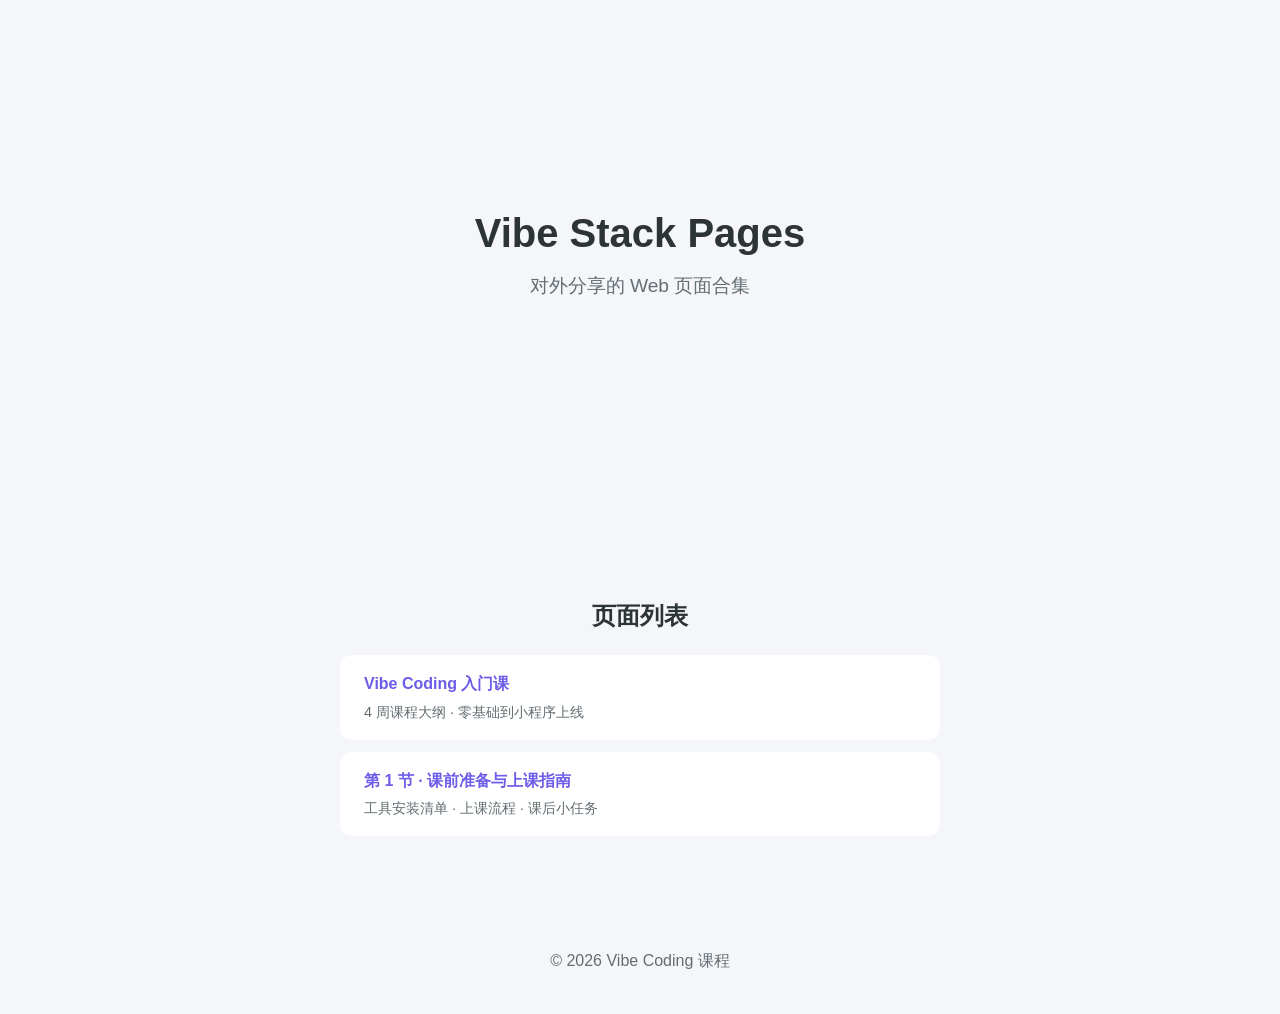
<file: index.html>
<!DOCTYPE html>
<html lang="zh-CN">
<head>
  <meta charset="UTF-8">
  <meta name="viewport" content="width=device-width, initial-scale=1.0">
  <title>Vibe Stack Pages</title>
  <link rel="stylesheet" href="assets/css/global.css">
  <style>
    .hero {
      min-height: 60vh;
      display: flex;
      flex-direction: column;
      justify-content: center;
      align-items: center;
      text-align: center;
    }
    .hero h1 { font-size: 2.5rem; margin-bottom: 0.3em; }
    .hero p { font-size: 1.2rem; color: var(--gray); margin-bottom: 2rem; }
    .page-list {
      max-width: 600px;
      margin: 0 auto;
      list-style: none;
    }
    .page-list li {
      background: #fff;
      border-radius: var(--radius);
      padding: 16px 24px;
      margin-bottom: 12px;
    }
    .page-list a {
      color: var(--primary);
      text-decoration: none;
      font-weight: 600;
    }
    .page-list a:hover { color: var(--primary-light); }
    .page-list .desc { color: var(--gray); font-size: 0.9rem; margin-top: 4px; }
    .empty-hint { color: var(--gray); font-style: italic; }
  </style>
</head>
<body>
  <main>
    <div class="hero">
      <h1>Vibe Stack Pages</h1>
      <p>对外分享的 Web 页面合集</p>
    </div>

    <section>
      <div class="container">
        <h2 class="text-center" style="margin-bottom: 1.5rem;">页面列表</h2>
        <ul class="page-list">
          <li>
            <a href="course/vibe-coding-intro.html">Vibe Coding 入门课</a>
            <div class="desc">4 周课程大纲 · 零基础到小程序上线</div>
          </li>
          <li>
            <a href="course/lesson-01-guide.html">第 1 节 · 课前准备与上课指南</a>
            <div class="desc">工具安装清单 · 上课流程 · 课后小任务</div>
          </li>
        </ul>
      </div>
    </section>
  </main>

  <footer class="container text-center text-gray" style="padding: 40px 0;">
    <p>&copy; 2026 Vibe Coding 课程</p>
  </footer>
</body>
</html>
</file>
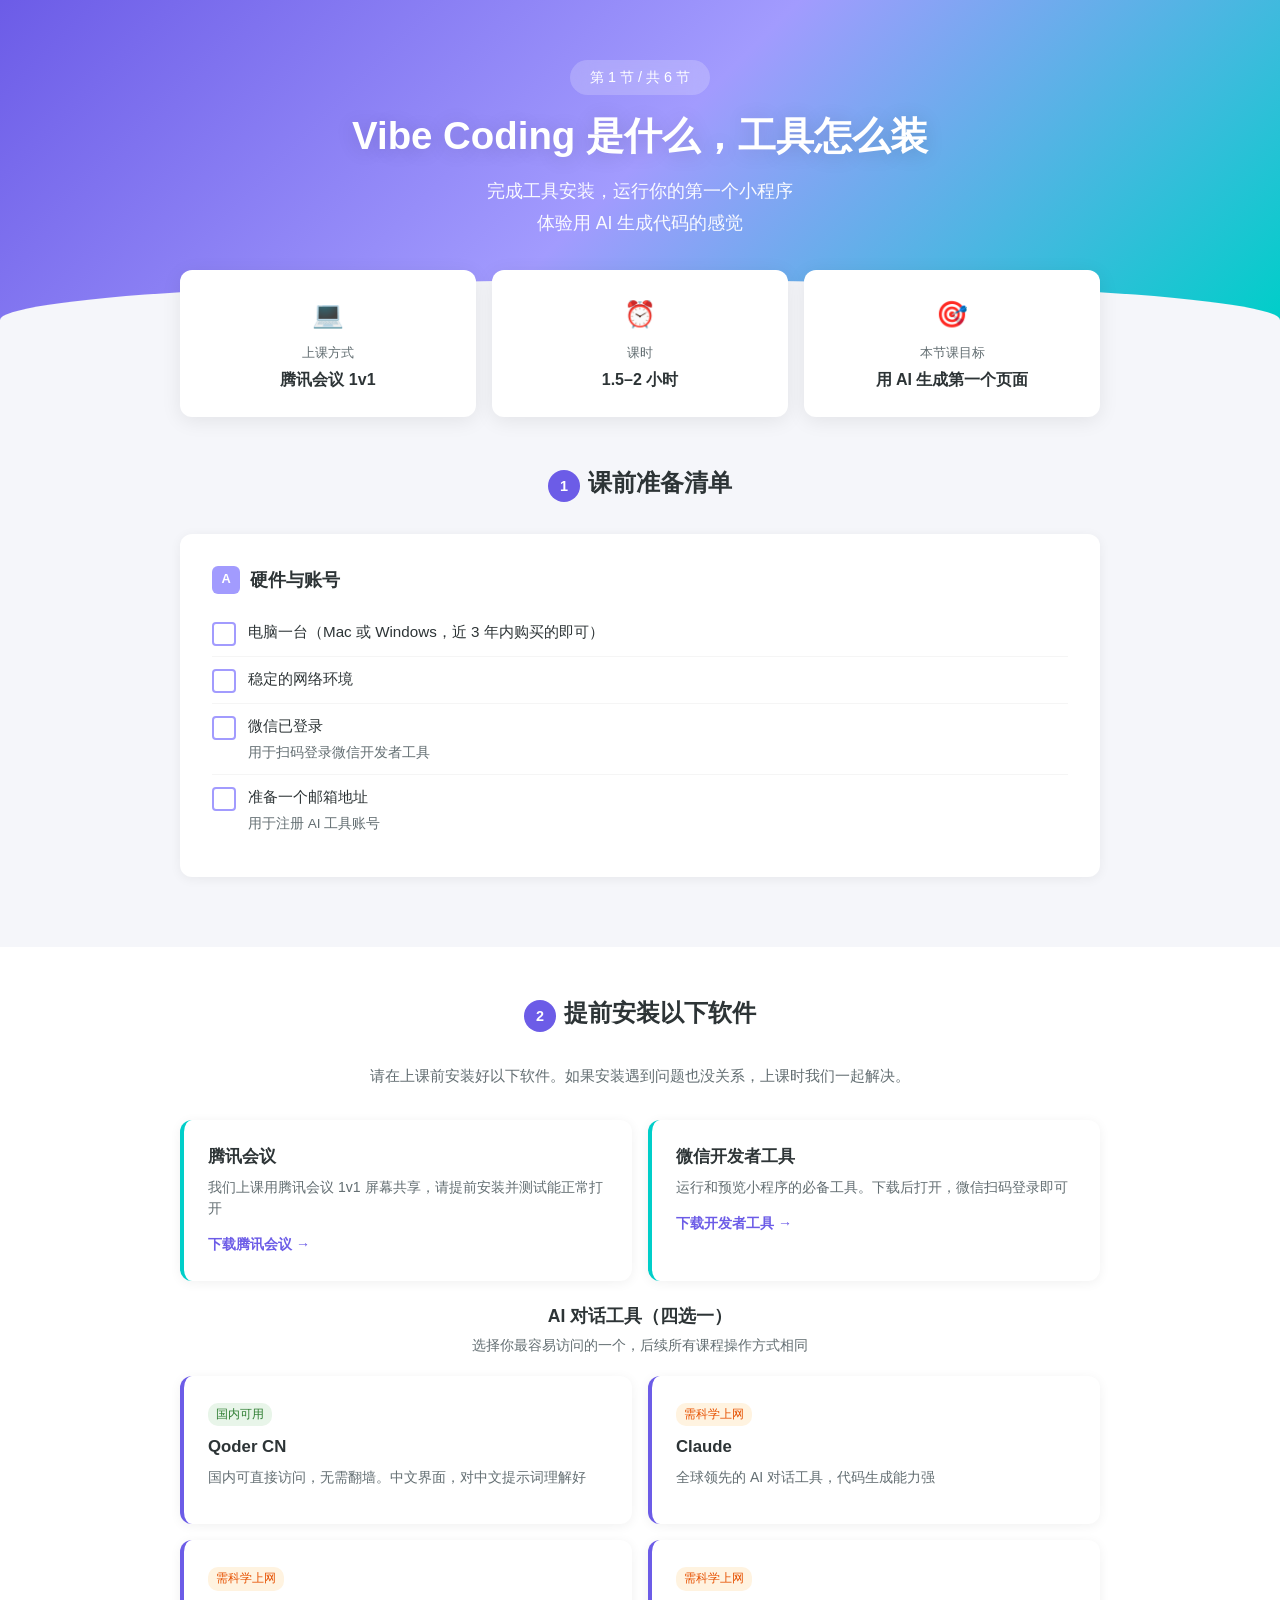
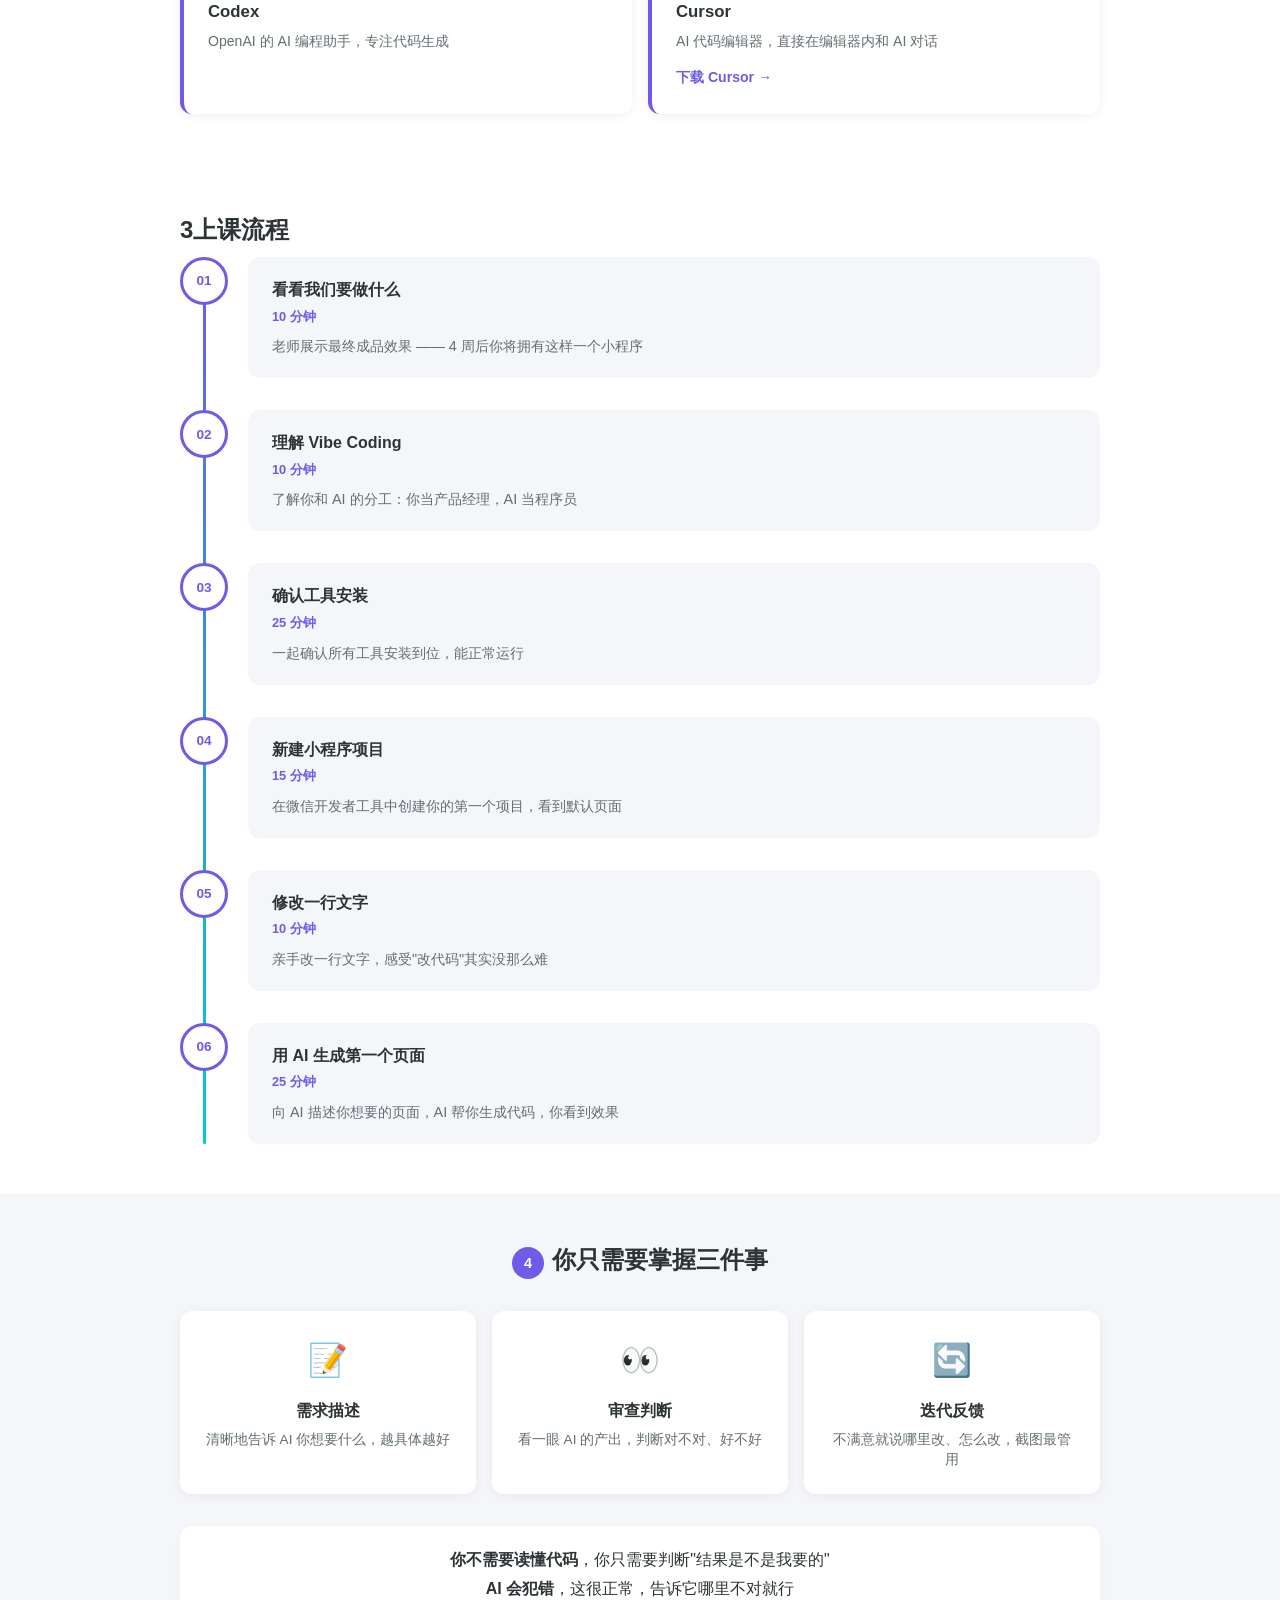
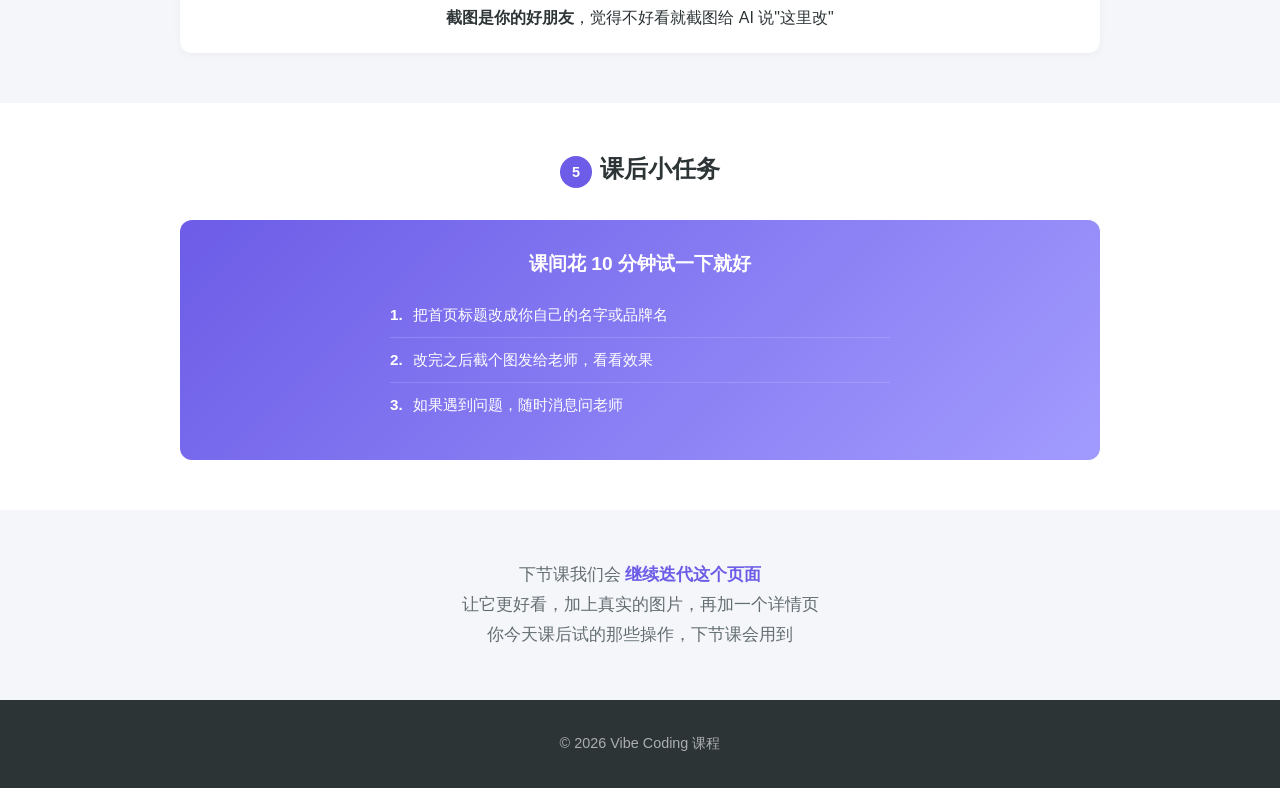
<file: course/lesson-01-guide.html>
<!DOCTYPE html>
<html lang="zh-CN">
<head>
  <meta charset="UTF-8">
  <meta name="viewport" content="width=device-width, initial-scale=1.0">
  <title>第 1 节 · 课前准备与上课指南</title>
  <link rel="stylesheet" href="../assets/css/global.css">
  <style>
    /* ===== Hero ===== */
    .hero {
      background: linear-gradient(135deg, #6c5ce7 0%, #a29bfe 50%, #00cec9 100%);
      color: #fff;
      padding: 60px 0 80px;
      text-align: center;
      position: relative;
      overflow: hidden;
    }
    .hero::after {
      content: '';
      position: absolute;
      bottom: -40px;
      left: 0;
      right: 0;
      height: 80px;
      background: var(--light);
      border-radius: 50% 50% 0 0;
    }
    .hero .lesson-num {
      display: inline-block;
      background: rgba(255,255,255,0.2);
      backdrop-filter: blur(10px);
      padding: 6px 20px;
      border-radius: 20px;
      font-size: 0.9rem;
      margin-bottom: 16px;
    }
    .hero h1 {
      font-size: 2.4rem;
      font-weight: 800;
      margin-bottom: 0.4em;
      text-shadow: 0 2px 20px rgba(0,0,0,0.15);
    }
    .hero .tagline {
      font-size: 1.1rem;
      opacity: 0.95;
      max-width: 500px;
      margin: 0 auto;
      line-height: 1.8;
    }

    /* ===== Info Bar ===== */
    .info-bar {
      display: grid;
      grid-template-columns: repeat(3, 1fr);
      gap: 16px;
      margin-top: -50px;
      position: relative;
      z-index: 1;
    }
    .info-card {
      background: #fff;
      border-radius: var(--radius);
      padding: 24px 16px;
      text-align: center;
      box-shadow: 0 4px 20px rgba(0,0,0,0.08);
    }
    .info-card .icon { font-size: 1.6rem; margin-bottom: 8px; }
    .info-card .label { font-size: 0.8rem; color: var(--gray); margin-bottom: 4px; }
    .info-card .value { font-size: 1rem; font-weight: 700; color: var(--dark); }

    /* ===== Section ===== */
    .section {
      padding: 50px 0;
    }
    .section h2 {
      font-size: 1.5rem;
      font-weight: 800;
      color: var(--dark);
      margin-bottom: 2rem;
      text-align: center;
    }
    .section h2 .num {
      display: inline-block;
      background: var(--primary);
      color: #fff;
      width: 32px;
      height: 32px;
      border-radius: 50%;
      text-align: center;
      line-height: 32px;
      font-size: 0.9rem;
      margin-right: 8px;
    }

    /* ===== Checklist ===== */
    .checklist {
      background: #fff;
      border-radius: var(--radius);
      padding: 32px;
      box-shadow: 0 2px 12px rgba(0,0,0,0.06);
      margin-bottom: 20px;
    }
    .checklist h3 {
      font-size: 1.15rem;
      font-weight: 700;
      color: var(--dark);
      margin-bottom: 16px;
      display: flex;
      align-items: center;
      gap: 10px;
    }
    .checklist h3 .step-icon {
      width: 28px;
      height: 28px;
      background: var(--primary-light);
      color: #fff;
      border-radius: 6px;
      display: flex;
      align-items: center;
      justify-content: center;
      font-size: 0.8rem;
      font-weight: 800;
      flex-shrink: 0;
    }
    .checklist ul {
      list-style: none;
    }
    .checklist li {
      padding: 10px 0;
      border-bottom: 1px solid rgba(0,0,0,0.04);
      display: flex;
      align-items: flex-start;
      gap: 12px;
      font-size: 0.95rem;
      color: var(--dark);
    }
    .checklist li:last-child { border-bottom: none; }
    .checklist li::before {
      content: '';
      width: 20px;
      height: 20px;
      border: 2px solid var(--primary-light);
      border-radius: 4px;
      flex-shrink: 0;
      margin-top: 2px;
    }
    .checklist .note {
      font-size: 0.85rem;
      color: var(--gray);
      margin-top: 4px;
    }

    /* ===== Tools ===== */
    .tools-grid {
      display: grid;
      grid-template-columns: 1fr 1fr;
      gap: 16px;
    }
    .tool-card {
      background: #fff;
      border-radius: var(--radius);
      padding: 24px;
      box-shadow: 0 2px 12px rgba(0,0,0,0.06);
      border-left: 4px solid var(--primary);
      transition: transform 0.2s;
    }
    .tool-card:hover { transform: translateY(-2px); }
    .tool-card .tool-name {
      font-weight: 700;
      font-size: 1.05rem;
      color: var(--dark);
      margin-bottom: 6px;
    }
    .tool-card .tool-desc {
      font-size: 0.88rem;
      color: var(--gray);
      margin-bottom: 12px;
      line-height: 1.5;
    }
    .tool-card .tool-link {
      display: inline-block;
      font-size: 0.88rem;
      color: var(--primary);
      text-decoration: none;
      font-weight: 600;
    }
    .tool-card .tool-link:hover { color: var(--primary-light); }
    .tool-card .tag {
      display: inline-block;
      font-size: 0.75rem;
      padding: 2px 8px;
      border-radius: 10px;
      background: #e8f5e9;
      color: #2e7d32;
      margin-bottom: 8px;
    }
    .tool-card .tag.overseas {
      background: #fff3e0;
      color: #e65100;
    }
    .tool-card.required {
      border-left-color: var(--accent);
    }

    /* ===== Flow ===== */
    .flow-section {
      background: #fff;
      padding: 50px 0;
    }
    .flow-steps {
      position: relative;
    }
    .flow-steps::before {
      content: '';
      position: absolute;
      left: 23px;
      top: 0;
      bottom: 0;
      width: 3px;
      background: linear-gradient(180deg, var(--primary), var(--accent));
      border-radius: 2px;
    }
    .flow-step {
      display: flex;
      gap: 20px;
      margin-bottom: 32px;
      position: relative;
    }
    .flow-step:last-child { margin-bottom: 0; }
    .flow-dot {
      width: 48px;
      height: 48px;
      background: #fff;
      border: 3px solid var(--primary);
      border-radius: 50%;
      display: flex;
      align-items: center;
      justify-content: center;
      font-weight: 800;
      color: var(--primary);
      font-size: 0.85rem;
      flex-shrink: 0;
      position: relative;
      z-index: 1;
    }
    .flow-content {
      background: var(--light);
      border-radius: var(--radius);
      padding: 20px 24px;
      flex: 1;
    }
    .flow-content h4 {
      font-size: 1rem;
      font-weight: 700;
      color: var(--dark);
      margin-bottom: 4px;
    }
    .flow-content .time {
      font-size: 0.8rem;
      color: var(--primary);
      font-weight: 600;
      margin-bottom: 8px;
    }
    .flow-content p {
      font-size: 0.9rem;
      color: var(--gray);
      line-height: 1.6;
    }

    /* ===== Concepts ===== */
    .concept-grid {
      display: grid;
      grid-template-columns: repeat(3, 1fr);
      gap: 16px;
    }
    .concept-card {
      background: #fff;
      border-radius: var(--radius);
      padding: 24px;
      text-align: center;
      box-shadow: 0 2px 12px rgba(0,0,0,0.06);
    }
    .concept-card .concept-icon {
      font-size: 2rem;
      margin-bottom: 12px;
    }
    .concept-card .concept-title {
      font-weight: 700;
      font-size: 1rem;
      color: var(--dark);
      margin-bottom: 6px;
    }
    .concept-card .concept-desc {
      font-size: 0.85rem;
      color: var(--gray);
      line-height: 1.5;
    }

    /* ===== Task ===== */
    .task-box {
      background: linear-gradient(135deg, var(--primary), var(--primary-light));
      color: #fff;
      border-radius: var(--radius);
      padding: 32px;
      text-align: center;
    }
    .task-box h3 {
      font-size: 1.2rem;
      font-weight: 700;
      margin-bottom: 16px;
    }
    .task-box .tasks {
      list-style: none;
      text-align: left;
      max-width: 500px;
      margin: 0 auto;
    }
    .task-box .tasks li {
      padding: 10px 0;
      border-bottom: 1px solid rgba(255,255,255,0.15);
      display: flex;
      gap: 10px;
      font-size: 0.95rem;
    }
    .task-box .tasks li:last-child { border-bottom: none; }
    .task-box .tasks .task-num {
      font-weight: 800;
      flex-shrink: 0;
    }

    /* ===== Next Lesson ===== */
    .next-lesson {
      text-align: center;
      padding: 50px 0;
    }
    .next-lesson p {
      font-size: 1.05rem;
      color: var(--gray);
      line-height: 1.8;
    }
    .next-lesson .highlight {
      color: var(--primary);
      font-weight: 600;
    }

    /* ===== Footer ===== */
    footer {
      background: var(--dark);
      color: rgba(255,255,255,0.6);
      padding: 32px 0;
      text-align: center;
      font-size: 0.9rem;
    }

    /* ===== Responsive ===== */
    @media (max-width: 768px) {
      .hero h1 { font-size: 1.8rem; }
      .hero .tagline { font-size: 0.95rem; padding: 0 16px; }
      .info-bar { grid-template-columns: 1fr; }
      .tools-grid { grid-template-columns: 1fr; }
      .concept-grid { grid-template-columns: 1fr; }
    }
  </style>
</head>
<body>

  <!-- Hero -->
  <div class="hero">
    <div class="container">
      <div class="lesson-num">第 1 节 / 共 6 节</div>
      <h1>Vibe Coding 是什么，工具怎么装</h1>
      <p class="tagline">完成工具安装，运行你的第一个小程序<br>体验用 AI 生成代码的感觉</p>
    </div>
  </div>

  <!-- Info Bar -->
  <div class="container">
    <div class="info-bar">
      <div class="info-card">
        <div class="icon">&#128187;</div>
        <div class="label">上课方式</div>
        <div class="value">腾讯会议 1v1</div>
      </div>
      <div class="info-card">
        <div class="icon">&#9200;</div>
        <div class="label">课时</div>
        <div class="value">1.5–2 小时</div>
      </div>
      <div class="info-card">
        <div class="icon">&#127919;</div>
        <div class="label">本节课目标</div>
        <div class="value">用 AI 生成第一个页面</div>
      </div>
    </div>
  </div>

  <!-- Section 1: 课前准备 -->
  <section class="section">
    <div class="container">
      <h2><span class="num">1</span>课前准备清单</h2>

      <div class="checklist">
        <h3><span class="step-icon">A</span>硬件与账号</h3>
        <ul>
          <li>
            <div>
              电脑一台（Mac 或 Windows，近 3 年内购买的即可）
            </div>
          </li>
          <li>
            <div>
              稳定的网络环境
            </div>
          </li>
          <li>
            <div>
              微信已登录
              <div class="note">用于扫码登录微信开发者工具</div>
            </div>
          </li>
          <li>
            <div>
              准备一个邮箱地址
              <div class="note">用于注册 AI 工具账号</div>
            </div>
          </li>
        </ul>
      </div>
    </div>
  </section>

  <!-- Section 2: 工具安装 -->
  <section class="section" style="background: #fff;">
    <div class="container">
      <h2><span class="num">2</span>提前安装以下软件</h2>

      <p style="text-align: center; color: var(--gray); margin-bottom: 2rem; font-size: 0.95rem;">
        请在上课前安装好以下软件。如果安装遇到问题也没关系，上课时我们一起解决。
      </p>

      <!-- 必装 -->
      <div class="tools-grid" style="margin-bottom: 24px;">
        <div class="tool-card required">
          <div class="tool-name">腾讯会议</div>
          <div class="tool-desc">我们上课用腾讯会议 1v1 屏幕共享，请提前安装并测试能正常打开</div>
          <a class="tool-link" href="https://meeting.tencent.com/download-center.html" target="_blank">下载腾讯会议 &rarr;</a>
        </div>
        <div class="tool-card required">
          <div class="tool-name">微信开发者工具</div>
          <div class="tool-desc">运行和预览小程序的必备工具。下载后打开，微信扫码登录即可</div>
          <a class="tool-link" href="https://developers.weixin.qq.com/miniprogram/dev/devtools/download.html" target="_blank">下载开发者工具 &rarr;</a>
        </div>
      </div>

      <!-- AI 工具 -->
      <h3 style="text-align: center; font-size: 1.1rem; color: var(--dark); margin-bottom: 6px;">AI 对话工具（四选一）</h3>
      <p style="text-align: center; color: var(--gray); margin-bottom: 20px; font-size: 0.88rem;">选择你最容易访问的一个，后续所有课程操作方式相同</p>

      <div class="tools-grid">
        <div class="tool-card">
          <span class="tag">国内可用</span>
          <div class="tool-name">Qoder CN</div>
          <div class="tool-desc">国内可直接访问，无需翻墙。中文界面，对中文提示词理解好</div>
        </div>
        <div class="tool-card">
          <span class="tag overseas">需科学上网</span>
          <div class="tool-name">Claude</div>
          <div class="tool-desc">全球领先的 AI 对话工具，代码生成能力强</div>
        </div>
        <div class="tool-card">
          <span class="tag overseas">需科学上网</span>
          <div class="tool-name">Codex</div>
          <div class="tool-desc">OpenAI 的 AI 编程助手，专注代码生成</div>
        </div>
        <div class="tool-card">
          <span class="tag overseas">需科学上网</span>
          <div class="tool-name">Cursor</div>
          <div class="tool-desc">AI 代码编辑器，直接在编辑器内和 AI 对话</div>
          <a class="tool-link" href="https://cursor.com" target="_blank">下载 Cursor &rarr;</a>
        </div>
      </div>
    </div>
  </section>

  <!-- Section 3: 上课流程 -->
  <section class="flow-section">
    <div class="container">
      <h2><span class="num">3</span>上课流程</h2>

      <div class="flow-steps">
        <div class="flow-step">
          <div class="flow-dot">01</div>
          <div class="flow-content">
            <h4>看看我们要做什么</h4>
            <div class="time">10 分钟</div>
            <p>老师展示最终成品效果 —— 4 周后你将拥有这样一个小程序</p>
          </div>
        </div>

        <div class="flow-step">
          <div class="flow-dot">02</div>
          <div class="flow-content">
            <h4>理解 Vibe Coding</h4>
            <div class="time">10 分钟</div>
            <p>了解你和 AI 的分工：你当产品经理，AI 当程序员</p>
          </div>
        </div>

        <div class="flow-step">
          <div class="flow-dot">03</div>
          <div class="flow-content">
            <h4>确认工具安装</h4>
            <div class="time">25 分钟</div>
            <p>一起确认所有工具安装到位，能正常运行</p>
          </div>
        </div>

        <div class="flow-step">
          <div class="flow-dot">04</div>
          <div class="flow-content">
            <h4>新建小程序项目</h4>
            <div class="time">15 分钟</div>
            <p>在微信开发者工具中创建你的第一个项目，看到默认页面</p>
          </div>
        </div>

        <div class="flow-step">
          <div class="flow-dot">05</div>
          <div class="flow-content">
            <h4>修改一行文字</h4>
            <div class="time">10 分钟</div>
            <p>亲手改一行文字，感受"改代码"其实没那么难</p>
          </div>
        </div>

        <div class="flow-step">
          <div class="flow-dot">06</div>
          <div class="flow-content">
            <h4>用 AI 生成第一个页面</h4>
            <div class="time">25 分钟</div>
            <p>向 AI 描述你想要的页面，AI 帮你生成代码，你看到效果</p>
          </div>
        </div>
      </div>
    </div>
  </section>

  <!-- Section 4: Vibe Coding 核心理念 -->
  <section class="section">
    <div class="container">
      <h2><span class="num">4</span>你只需要掌握三件事</h2>

      <div class="concept-grid">
        <div class="concept-card">
          <div class="concept-icon">&#128221;</div>
          <div class="concept-title">需求描述</div>
          <div class="concept-desc">清晰地告诉 AI 你想要什么，越具体越好</div>
        </div>
        <div class="concept-card">
          <div class="concept-icon">&#128064;</div>
          <div class="concept-title">审查判断</div>
          <div class="concept-desc">看一眼 AI 的产出，判断对不对、好不好</div>
        </div>
        <div class="concept-card">
          <div class="concept-icon">&#128260;</div>
          <div class="concept-title">迭代反馈</div>
          <div class="concept-desc">不满意就说哪里改、怎么改，截图最管用</div>
        </div>
      </div>

      <div style="text-align: center; margin-top: 2rem; padding: 20px; background: #fff; border-radius: var(--radius); box-shadow: 0 2px 8px rgba(0,0,0,0.04);">
        <p style="font-size: 1rem; color: var(--dark); line-height: 1.8; max-width: 500px; margin: 0 auto;">
          <strong>你不需要读懂代码</strong>，你只需要判断"结果是不是我要的"<br>
          <strong>AI 会犯错</strong>，这很正常，告诉它哪里不对就行<br>
          <strong>截图是你的好朋友</strong>，觉得不好看就截图给 AI 说"这里改"
        </p>
      </div>
    </div>
  </section>

  <!-- Section 5: 课后小任务 -->
  <section class="section" style="background: #fff;">
    <div class="container">
      <h2><span class="num">5</span>课后小任务</h2>

      <div class="task-box">
        <h3>课间花 10 分钟试一下就好</h3>
        <ul class="tasks">
          <li>
            <span class="task-num">1.</span>
            <span>把首页标题改成你自己的名字或品牌名</span>
          </li>
          <li>
            <span class="task-num">2.</span>
            <span>改完之后截个图发给老师，看看效果</span>
          </li>
          <li>
            <span class="task-num">3.</span>
            <span>如果遇到问题，随时消息问老师</span>
          </li>
        </ul>
      </div>
    </div>
  </section>

  <!-- Next Lesson -->
  <section class="next-lesson">
    <div class="container">
      <p>
        下节课我们会 <span class="highlight">继续迭代这个页面</span><br>
        让它更好看，加上真实的图片，再加一个详情页<br>
        你今天课后试的那些操作，下节课会用到
      </p>
    </div>
  </section>

  <!-- Footer -->
  <footer>
    <p>&copy; 2026 Vibe Coding 课程</p>
  </footer>

</body>
</html>
</file>
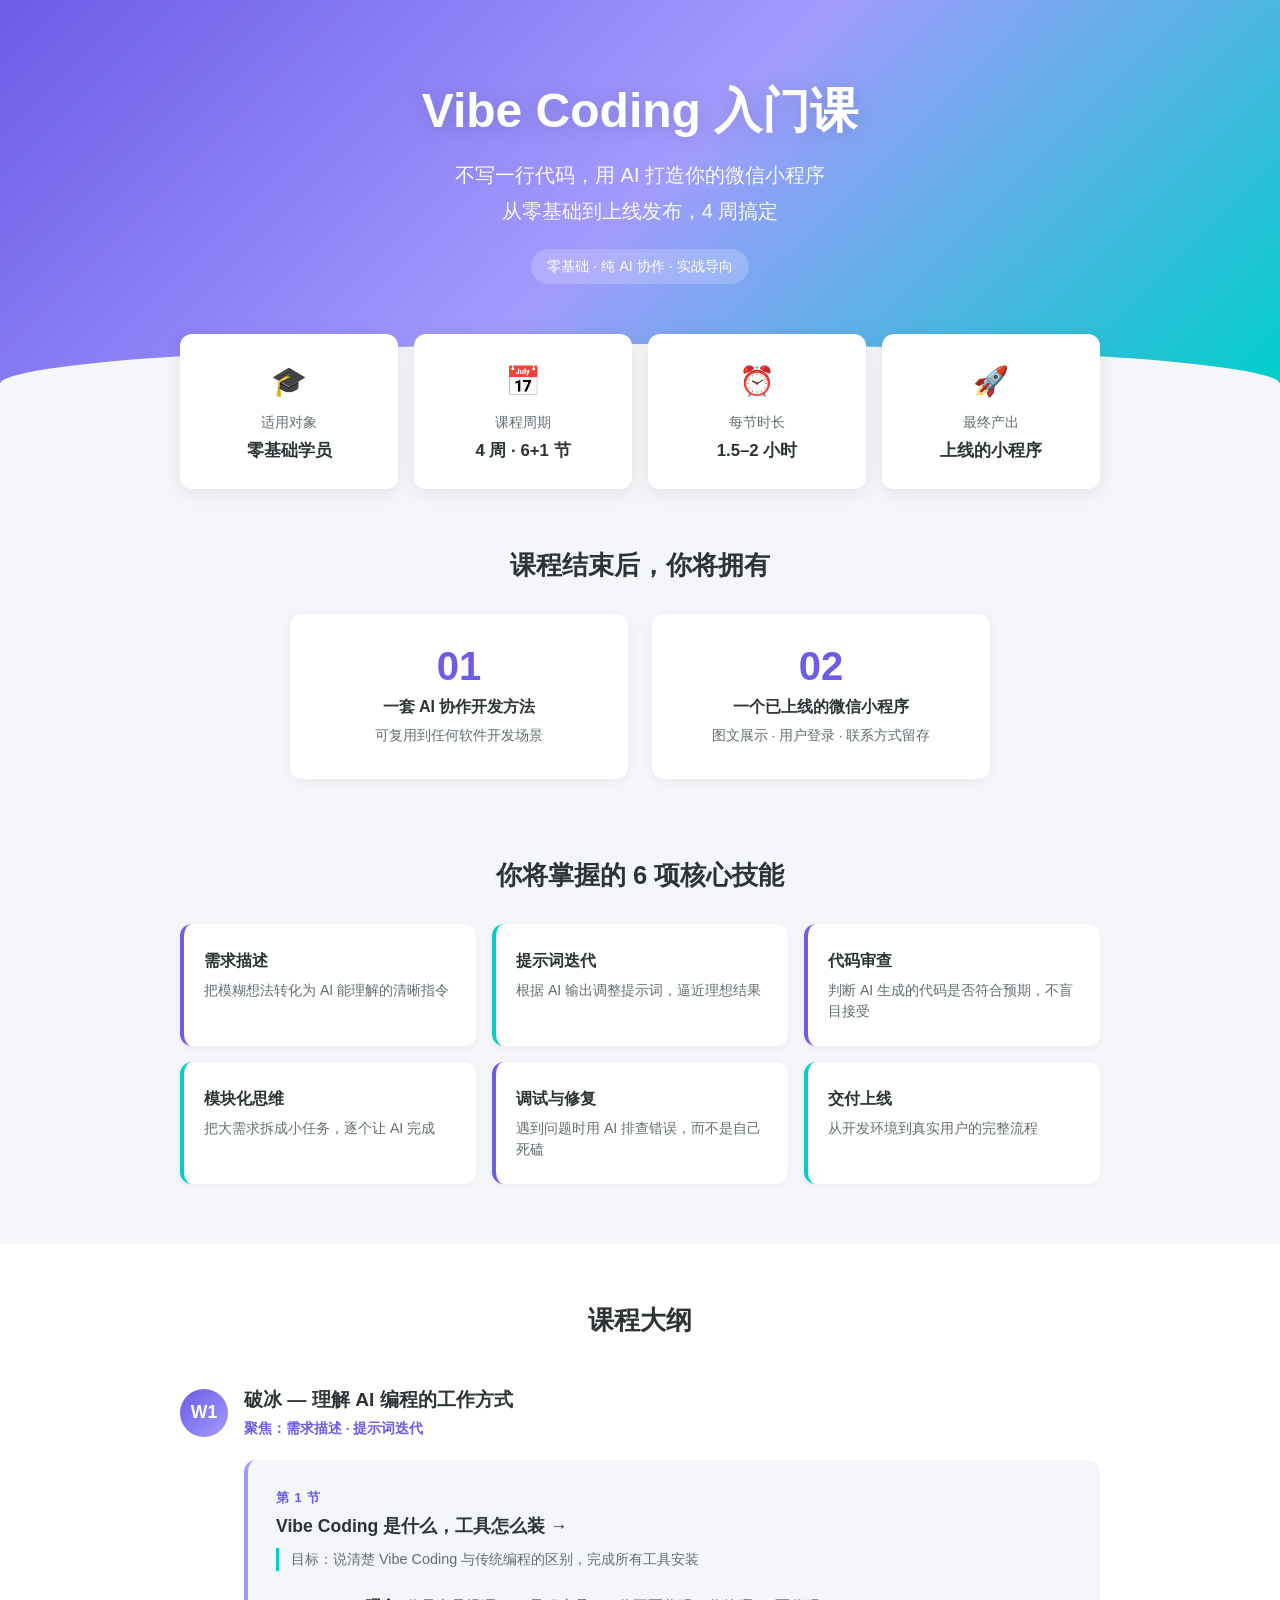
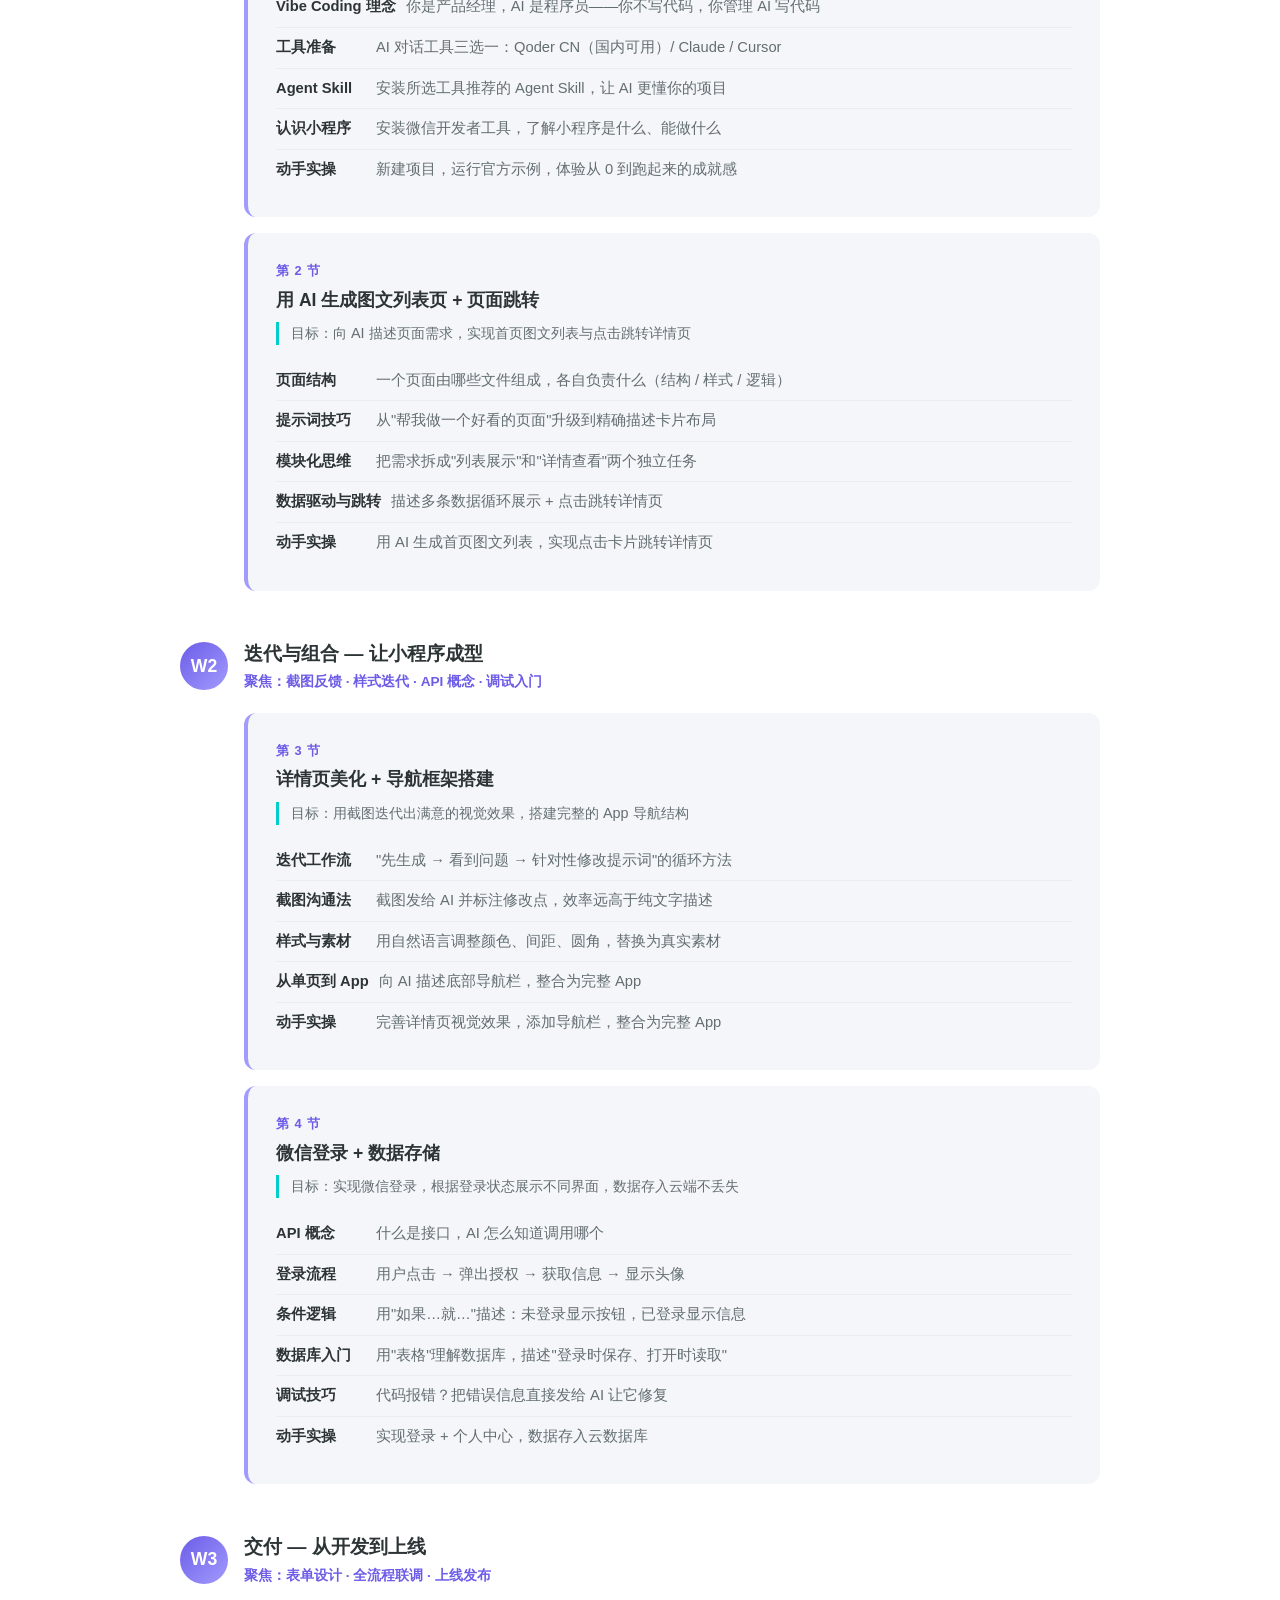
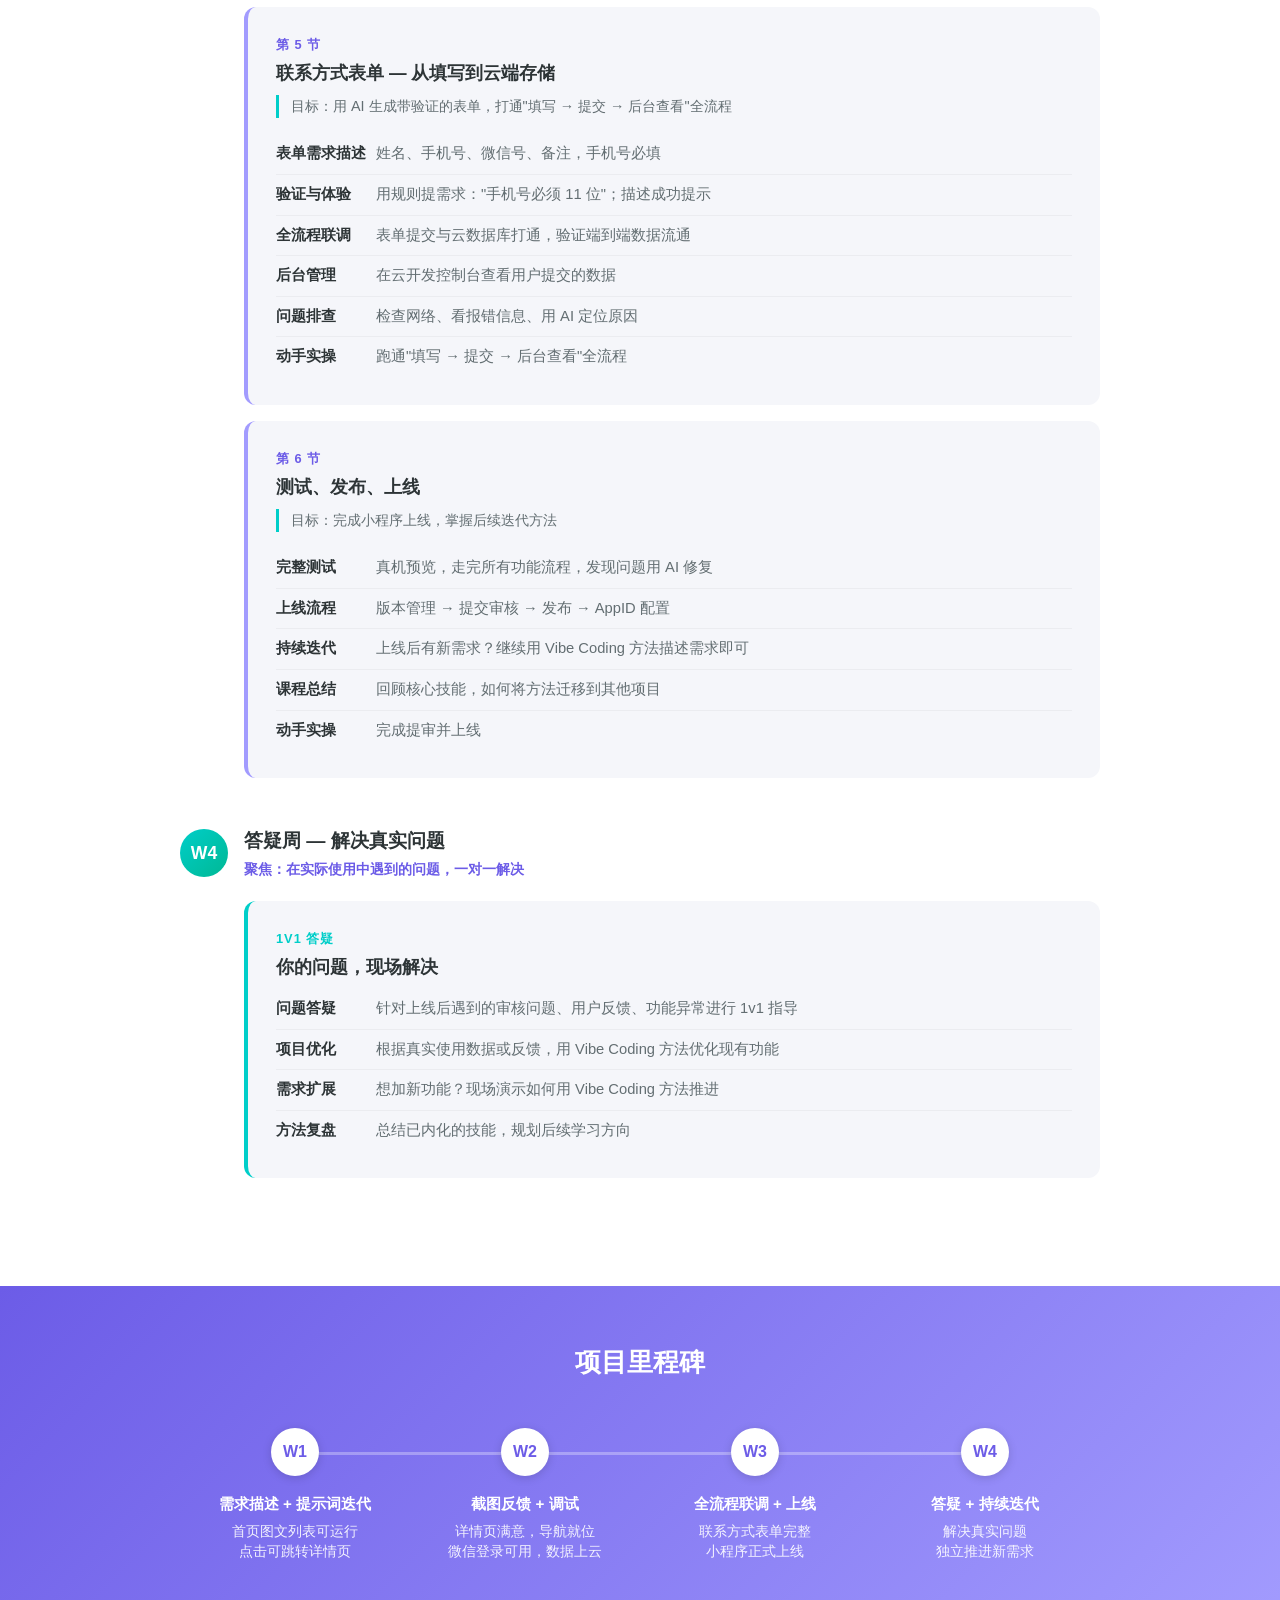
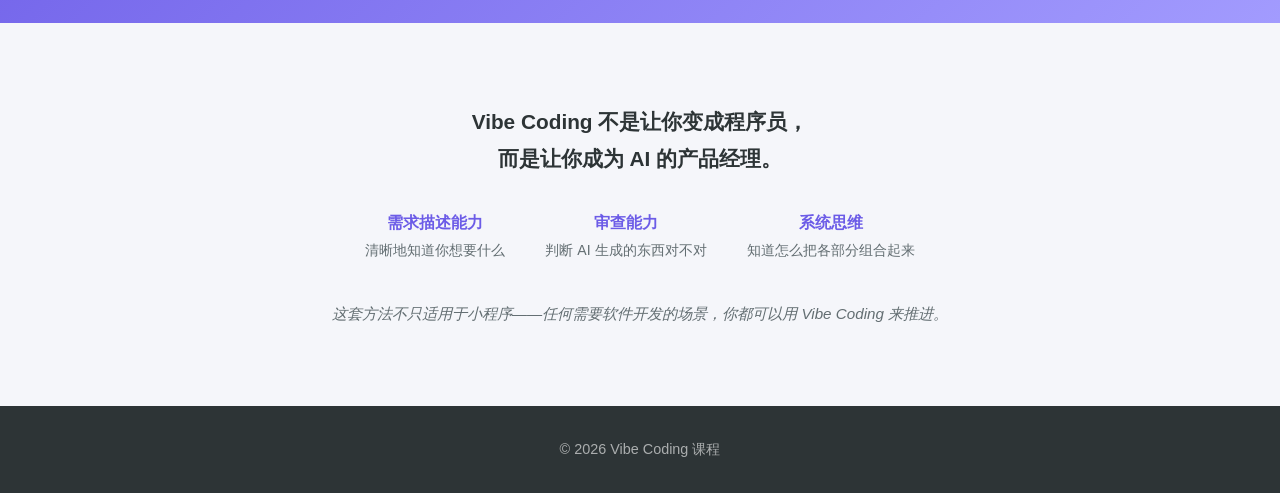
<file: course/vibe-coding-intro.html>
<!DOCTYPE html>
<html lang="zh-CN">
<head>
  <meta charset="UTF-8">
  <meta name="viewport" content="width=device-width, initial-scale=1.0">
  <title>Vibe Coding 入门课 · 课程大纲</title>
  <link rel="stylesheet" href="../assets/css/global.css">
  <style>
    /* ===== Hero ===== */
    .hero {
      background: linear-gradient(135deg, #6c5ce7 0%, #a29bfe 50%, #00cec9 100%);
      color: #fff;
      padding: 80px 0 100px;
      text-align: center;
      position: relative;
      overflow: hidden;
    }
    .hero::after {
      content: '';
      position: absolute;
      bottom: -40px;
      left: 0;
      right: 0;
      height: 80px;
      background: var(--light);
      border-radius: 50% 50% 0 0;
    }
    .hero h1 {
      font-size: 3rem;
      font-weight: 800;
      margin-bottom: 0.3em;
      text-shadow: 0 2px 20px rgba(0,0,0,0.15);
    }
    .hero .tagline {
      font-size: 1.25rem;
      opacity: 0.95;
      max-width: 600px;
      margin: 0 auto;
      line-height: 1.8;
    }
    .hero .badge {
      display: inline-block;
      background: rgba(255,255,255,0.2);
      backdrop-filter: blur(10px);
      padding: 6px 16px;
      border-radius: 20px;
      font-size: 0.9rem;
      margin-top: 20px;
    }

    /* ===== Info Cards ===== */
    .info-bar {
      display: grid;
      grid-template-columns: repeat(4, 1fr);
      gap: 16px;
      margin-top: -50px;
      position: relative;
      z-index: 1;
    }
    .info-card {
      background: #fff;
      border-radius: var(--radius);
      padding: 24px 20px;
      text-align: center;
      box-shadow: 0 4px 20px rgba(0,0,0,0.08);
      transition: transform 0.2s;
    }
    .info-card:hover { transform: translateY(-3px); }
    .info-card .icon {
      font-size: 1.8rem;
      margin-bottom: 8px;
    }
    .info-card .label {
      font-size: 0.85rem;
      color: var(--gray);
      margin-bottom: 4px;
    }
    .info-card .value {
      font-size: 1.05rem;
      font-weight: 700;
      color: var(--dark);
    }

    /* ===== Outcome ===== */
    .outcome {
      text-align: center;
      padding: 60px 0 40px;
    }
    .outcome h2 {
      font-size: 1.6rem;
      color: var(--dark);
      margin-bottom: 2rem;
    }
    .outcome-cards {
      display: grid;
      grid-template-columns: 1fr 1fr;
      gap: 24px;
      max-width: 700px;
      margin: 0 auto;
    }
    .outcome-card {
      background: #fff;
      border-radius: var(--radius);
      padding: 32px 24px;
      box-shadow: 0 2px 12px rgba(0,0,0,0.06);
    }
    .outcome-card .num {
      font-size: 2.5rem;
      font-weight: 800;
      color: var(--primary);
      line-height: 1;
      margin-bottom: 8px;
    }
    .outcome-card .text {
      font-size: 1rem;
      font-weight: 600;
      color: var(--dark);
    }
    .outcome-card .sub {
      font-size: 0.85rem;
      color: var(--gray);
      margin-top: 6px;
    }

    /* ===== Skills ===== */
    .skills {
      padding: 40px 0 60px;
    }
    .skills h2 {
      text-align: center;
      font-size: 1.6rem;
      margin-bottom: 2rem;
    }
    .skills-grid {
      display: grid;
      grid-template-columns: repeat(3, 1fr);
      gap: 16px;
    }
    .skill-item {
      background: #fff;
      border-radius: var(--radius);
      padding: 24px 20px;
      border-left: 4px solid var(--primary);
      box-shadow: 0 2px 8px rgba(0,0,0,0.04);
      transition: transform 0.2s, box-shadow 0.2s;
    }
    .skill-item:hover {
      transform: translateY(-2px);
      box-shadow: 0 6px 20px rgba(0,0,0,0.08);
    }
    .skill-item:nth-child(even) { border-left-color: var(--accent); }
    .skill-item .skill-name {
      font-weight: 700;
      font-size: 1rem;
      margin-bottom: 6px;
      color: var(--dark);
    }
    .skill-item .skill-desc {
      font-size: 0.88rem;
      color: var(--gray);
      line-height: 1.5;
    }

    /* ===== Curriculum ===== */
    .curriculum {
      padding: 60px 0;
      background: #fff;
    }
    .curriculum h2 {
      text-align: center;
      font-size: 1.6rem;
      margin-bottom: 3rem;
    }

    .week-block {
      margin-bottom: 48px;
    }
    .week-header {
      display: flex;
      align-items: center;
      gap: 16px;
      margin-bottom: 20px;
    }
    .week-num {
      width: 48px;
      height: 48px;
      background: linear-gradient(135deg, var(--primary), var(--primary-light));
      color: #fff;
      border-radius: 50%;
      display: flex;
      align-items: center;
      justify-content: center;
      font-weight: 800;
      font-size: 1.1rem;
      flex-shrink: 0;
    }
    .week-title {
      font-size: 1.2rem;
      font-weight: 700;
      color: var(--dark);
    }
    .week-focus {
      font-size: 0.85rem;
      color: var(--primary);
      font-weight: 600;
      margin-top: 2px;
    }

    .lesson {
      background: var(--light);
      border-radius: var(--radius);
      padding: 28px 28px;
      margin-bottom: 16px;
      margin-left: 64px;
      border-left: 4px solid var(--primary-light);
    }
    .lesson-num {
      font-size: 0.8rem;
      color: var(--primary);
      font-weight: 700;
      text-transform: uppercase;
      letter-spacing: 1px;
      margin-bottom: 4px;
    }
    .lesson-title {
      font-size: 1.1rem;
      font-weight: 700;
      color: var(--dark);
      margin-bottom: 8px;
    }
    .lesson-link {
      color: var(--dark);
      text-decoration: none;
      transition: color 0.2s;
    }
    .lesson-link:hover {
      color: var(--primary);
    }
    .lesson-goal {
      font-size: 0.9rem;
      color: var(--gray);
      margin-bottom: 16px;
      padding-left: 12px;
      border-left: 3px solid var(--accent);
    }
    .lesson-items {
      list-style: none;
    }
    .lesson-items li {
      font-size: 0.92rem;
      padding: 8px 0;
      border-bottom: 1px solid rgba(0,0,0,0.04);
      display: flex;
      gap: 10px;
    }
    .lesson-items li:last-child { border-bottom: none; }
    .lesson-items .item-label {
      font-weight: 600;
      color: var(--dark);
      min-width: 90px;
      flex-shrink: 0;
    }
    .lesson-items .item-desc {
      color: var(--gray);
    }

    /* Week 4 special */
    .week-block.qa .week-num {
      background: linear-gradient(135deg, var(--accent), #00b894);
    }
    .week-block.qa .lesson {
      border-left-color: var(--accent);
    }
    .week-block.qa .lesson-num {
      color: var(--accent);
    }

    /* ===== Milestones ===== */
    .milestones {
      padding: 60px 0;
      background: linear-gradient(135deg, #6c5ce7 0%, #a29bfe 100%);
      color: #fff;
    }
    .milestones h2 {
      text-align: center;
      font-size: 1.6rem;
      margin-bottom: 3rem;
    }
    .milestone-track {
      display: grid;
      grid-template-columns: repeat(4, 1fr);
      gap: 0;
      position: relative;
    }
    .milestone-track::before {
      content: '';
      position: absolute;
      top: 24px;
      left: 12%;
      right: 12%;
      height: 3px;
      background: rgba(255,255,255,0.3);
    }
    .milestone-item {
      text-align: center;
      position: relative;
    }
    .milestone-dot {
      width: 48px;
      height: 48px;
      background: #fff;
      border-radius: 50%;
      margin: 0 auto 16px;
      display: flex;
      align-items: center;
      justify-content: center;
      font-weight: 800;
      color: var(--primary);
      font-size: 1rem;
      position: relative;
      z-index: 1;
      box-shadow: 0 2px 10px rgba(0,0,0,0.15);
    }
    .milestone-item h4 {
      font-size: 0.95rem;
      margin-bottom: 6px;
    }
    .milestone-item .skill-tag {
      font-size: 0.8rem;
      opacity: 0.85;
      margin-bottom: 8px;
    }
    .milestone-item .output {
      font-size: 0.85rem;
      opacity: 0.9;
      line-height: 1.5;
      padding: 0 8px;
    }

    /* ===== Philosophy ===== */
    .philosophy {
      padding: 80px 0;
      text-align: center;
    }
    .philosophy blockquote {
      max-width: 650px;
      margin: 0 auto;
      font-size: 1.3rem;
      font-weight: 700;
      color: var(--dark);
      line-height: 1.8;
      margin-bottom: 2rem;
    }
    .philosophy .points {
      display: flex;
      justify-content: center;
      gap: 40px;
      margin-top: 2rem;
    }
    .philosophy .point {
      text-align: center;
    }
    .philosophy .point .point-title {
      font-weight: 700;
      color: var(--primary);
      font-size: 1rem;
      margin-bottom: 4px;
    }
    .philosophy .point .point-desc {
      font-size: 0.88rem;
      color: var(--gray);
      max-width: 180px;
    }
    .philosophy .footnote {
      margin-top: 2.5rem;
      font-size: 0.95rem;
      color: var(--gray);
      font-style: italic;
    }

    /* ===== Footer ===== */
    footer {
      background: var(--dark);
      color: rgba(255,255,255,0.6);
      padding: 32px 0;
      text-align: center;
      font-size: 0.9rem;
    }

    /* ===== Responsive ===== */
    @media (max-width: 768px) {
      .hero h1 { font-size: 2rem; }
      .hero .tagline { font-size: 1rem; padding: 0 16px; }
      .info-bar { grid-template-columns: repeat(2, 1fr); }
      .outcome-cards { grid-template-columns: 1fr; }
      .skills-grid { grid-template-columns: 1fr; }
      .lesson { margin-left: 0; }
      .milestone-track { grid-template-columns: 1fr; gap: 24px; }
      .milestone-track::before { display: none; }
      .philosophy .points { flex-direction: column; gap: 20px; }
    }
  </style>
</head>
<body>

  <!-- Hero -->
  <div class="hero">
    <div class="container">
      <h1>Vibe Coding 入门课</h1>
      <p class="tagline">不写一行代码，用 AI 打造你的微信小程序<br>从零基础到上线发布，4 周搞定</p>
      <span class="badge">零基础 · 纯 AI 协作 · 实战导向</span>
    </div>
  </div>

  <!-- Info Bar -->
  <div class="container">
    <div class="info-bar">
      <div class="info-card">
        <div class="icon">&#127891;</div>
        <div class="label">适用对象</div>
        <div class="value">零基础学员</div>
      </div>
      <div class="info-card">
        <div class="icon">&#128197;</div>
        <div class="label">课程周期</div>
        <div class="value">4 周 · 6+1 节</div>
      </div>
      <div class="info-card">
        <div class="icon">&#9200;</div>
        <div class="label">每节时长</div>
        <div class="value">1.5–2 小时</div>
      </div>
      <div class="info-card">
        <div class="icon">&#128640;</div>
        <div class="label">最终产出</div>
        <div class="value">上线的小程序</div>
      </div>
    </div>
  </div>

  <!-- Outcome -->
  <div class="outcome container">
    <h2>课程结束后，你将拥有</h2>
    <div class="outcome-cards">
      <div class="outcome-card">
        <div class="num">01</div>
        <div class="text">一套 AI 协作开发方法</div>
        <div class="sub">可复用到任何软件开发场景</div>
      </div>
      <div class="outcome-card">
        <div class="num">02</div>
        <div class="text">一个已上线的微信小程序</div>
        <div class="sub">图文展示 · 用户登录 · 联系方式留存</div>
      </div>
    </div>
  </div>

  <!-- Skills -->
  <section class="skills">
    <div class="container">
      <h2>你将掌握的 6 项核心技能</h2>
      <div class="skills-grid">
        <div class="skill-item">
          <div class="skill-name">需求描述</div>
          <div class="skill-desc">把模糊想法转化为 AI 能理解的清晰指令</div>
        </div>
        <div class="skill-item">
          <div class="skill-name">提示词迭代</div>
          <div class="skill-desc">根据 AI 输出调整提示词，逼近理想结果</div>
        </div>
        <div class="skill-item">
          <div class="skill-name">代码审查</div>
          <div class="skill-desc">判断 AI 生成的代码是否符合预期，不盲目接受</div>
        </div>
        <div class="skill-item">
          <div class="skill-name">模块化思维</div>
          <div class="skill-desc">把大需求拆成小任务，逐个让 AI 完成</div>
        </div>
        <div class="skill-item">
          <div class="skill-name">调试与修复</div>
          <div class="skill-desc">遇到问题时用 AI 排查错误，而不是自己死磕</div>
        </div>
        <div class="skill-item">
          <div class="skill-name">交付上线</div>
          <div class="skill-desc">从开发环境到真实用户的完整流程</div>
        </div>
      </div>
    </div>
  </section>

  <!-- Curriculum -->
  <section class="curriculum">
    <div class="container">
      <h2>课程大纲</h2>

      <!-- Week 1 -->
      <div class="week-block">
        <div class="week-header">
          <div class="week-num">W1</div>
          <div>
            <div class="week-title">破冰 — 理解 AI 编程的工作方式</div>
            <div class="week-focus">聚焦：需求描述 · 提示词迭代</div>
          </div>
        </div>

        <div class="lesson">
          <div class="lesson-num">第 1 节</div>
          <div class="lesson-title"><a href="lesson-01-guide.html" class="lesson-link">Vibe Coding 是什么，工具怎么装 &rarr;</a></div>
          <div class="lesson-goal">目标：说清楚 Vibe Coding 与传统编程的区别，完成所有工具安装</div>
          <ul class="lesson-items">
            <li><span class="item-label">Vibe Coding 理念</span><span class="item-desc">你是产品经理，AI 是程序员——你不写代码，你管理 AI 写代码</span></li>
            <li><span class="item-label">工具准备</span><span class="item-desc">AI 对话工具三选一：Qoder CN（国内可用）/ Claude / Cursor</span></li>
            <li><span class="item-label">Agent Skill</span><span class="item-desc">安装所选工具推荐的 Agent Skill，让 AI 更懂你的项目</span></li>
            <li><span class="item-label">认识小程序</span><span class="item-desc">安装微信开发者工具，了解小程序是什么、能做什么</span></li>
            <li><span class="item-label">动手实操</span><span class="item-desc">新建项目，运行官方示例，体验从 0 到跑起来的成就感</span></li>
          </ul>
        </div>

        <div class="lesson">
          <div class="lesson-num">第 2 节</div>
          <div class="lesson-title">用 AI 生成图文列表页 + 页面跳转</div>
          <div class="lesson-goal">目标：向 AI 描述页面需求，实现首页图文列表与点击跳转详情页</div>
          <ul class="lesson-items">
            <li><span class="item-label">页面结构</span><span class="item-desc">一个页面由哪些文件组成，各自负责什么（结构 / 样式 / 逻辑）</span></li>
            <li><span class="item-label">提示词技巧</span><span class="item-desc">从"帮我做一个好看的页面"升级到精确描述卡片布局</span></li>
            <li><span class="item-label">模块化思维</span><span class="item-desc">把需求拆成"列表展示"和"详情查看"两个独立任务</span></li>
            <li><span class="item-label">数据驱动与跳转</span><span class="item-desc">描述多条数据循环展示 + 点击跳转详情页</span></li>
            <li><span class="item-label">动手实操</span><span class="item-desc">用 AI 生成首页图文列表，实现点击卡片跳转详情页</span></li>
          </ul>
        </div>
      </div>

      <!-- Week 2 -->
      <div class="week-block">
        <div class="week-header">
          <div class="week-num">W2</div>
          <div>
            <div class="week-title">迭代与组合 — 让小程序成型</div>
            <div class="week-focus">聚焦：截图反馈 · 样式迭代 · API 概念 · 调试入门</div>
          </div>
        </div>

        <div class="lesson">
          <div class="lesson-num">第 3 节</div>
          <div class="lesson-title">详情页美化 + 导航框架搭建</div>
          <div class="lesson-goal">目标：用截图迭代出满意的视觉效果，搭建完整的 App 导航结构</div>
          <ul class="lesson-items">
            <li><span class="item-label">迭代工作流</span><span class="item-desc">"先生成 → 看到问题 → 针对性修改提示词"的循环方法</span></li>
            <li><span class="item-label">截图沟通法</span><span class="item-desc">截图发给 AI 并标注修改点，效率远高于纯文字描述</span></li>
            <li><span class="item-label">样式与素材</span><span class="item-desc">用自然语言调整颜色、间距、圆角，替换为真实素材</span></li>
            <li><span class="item-label">从单页到 App</span><span class="item-desc">向 AI 描述底部导航栏，整合为完整 App</span></li>
            <li><span class="item-label">动手实操</span><span class="item-desc">完善详情页视觉效果，添加导航栏，整合为完整 App</span></li>
          </ul>
        </div>

        <div class="lesson">
          <div class="lesson-num">第 4 节</div>
          <div class="lesson-title">微信登录 + 数据存储</div>
          <div class="lesson-goal">目标：实现微信登录，根据登录状态展示不同界面，数据存入云端不丢失</div>
          <ul class="lesson-items">
            <li><span class="item-label">API 概念</span><span class="item-desc">什么是接口，AI 怎么知道调用哪个</span></li>
            <li><span class="item-label">登录流程</span><span class="item-desc">用户点击 → 弹出授权 → 获取信息 → 显示头像</span></li>
            <li><span class="item-label">条件逻辑</span><span class="item-desc">用"如果…就…"描述：未登录显示按钮，已登录显示信息</span></li>
            <li><span class="item-label">数据库入门</span><span class="item-desc">用"表格"理解数据库，描述"登录时保存、打开时读取"</span></li>
            <li><span class="item-label">调试技巧</span><span class="item-desc">代码报错？把错误信息直接发给 AI 让它修复</span></li>
            <li><span class="item-label">动手实操</span><span class="item-desc">实现登录 + 个人中心，数据存入云数据库</span></li>
          </ul>
        </div>
      </div>

      <!-- Week 3 -->
      <div class="week-block">
        <div class="week-header">
          <div class="week-num">W3</div>
          <div>
            <div class="week-title">交付 — 从开发到上线</div>
            <div class="week-focus">聚焦：表单设计 · 全流程联调 · 上线发布</div>
          </div>
        </div>

        <div class="lesson">
          <div class="lesson-num">第 5 节</div>
          <div class="lesson-title">联系方式表单 — 从填写到云端存储</div>
          <div class="lesson-goal">目标：用 AI 生成带验证的表单，打通"填写 → 提交 → 后台查看"全流程</div>
          <ul class="lesson-items">
            <li><span class="item-label">表单需求描述</span><span class="item-desc">姓名、手机号、微信号、备注，手机号必填</span></li>
            <li><span class="item-label">验证与体验</span><span class="item-desc">用规则提需求："手机号必须 11 位"；描述成功提示</span></li>
            <li><span class="item-label">全流程联调</span><span class="item-desc">表单提交与云数据库打通，验证端到端数据流通</span></li>
            <li><span class="item-label">后台管理</span><span class="item-desc">在云开发控制台查看用户提交的数据</span></li>
            <li><span class="item-label">问题排查</span><span class="item-desc">检查网络、看报错信息、用 AI 定位原因</span></li>
            <li><span class="item-label">动手实操</span><span class="item-desc">跑通"填写 → 提交 → 后台查看"全流程</span></li>
          </ul>
        </div>

        <div class="lesson">
          <div class="lesson-num">第 6 节</div>
          <div class="lesson-title">测试、发布、上线</div>
          <div class="lesson-goal">目标：完成小程序上线，掌握后续迭代方法</div>
          <ul class="lesson-items">
            <li><span class="item-label">完整测试</span><span class="item-desc">真机预览，走完所有功能流程，发现问题用 AI 修复</span></li>
            <li><span class="item-label">上线流程</span><span class="item-desc">版本管理 → 提交审核 → 发布 → AppID 配置</span></li>
            <li><span class="item-label">持续迭代</span><span class="item-desc">上线后有新需求？继续用 Vibe Coding 方法描述需求即可</span></li>
            <li><span class="item-label">课程总结</span><span class="item-desc">回顾核心技能，如何将方法迁移到其他项目</span></li>
            <li><span class="item-label">动手实操</span><span class="item-desc">完成提审并上线</span></li>
          </ul>
        </div>
      </div>

      <!-- Week 4 -->
      <div class="week-block qa">
        <div class="week-header">
          <div class="week-num">W4</div>
          <div>
            <div class="week-title">答疑周 — 解决真实问题</div>
            <div class="week-focus">聚焦：在实际使用中遇到的问题，一对一解决</div>
          </div>
        </div>

        <div class="lesson">
          <div class="lesson-num">1v1 答疑</div>
          <div class="lesson-title">你的问题，现场解决</div>
          <ul class="lesson-items">
            <li><span class="item-label">问题答疑</span><span class="item-desc">针对上线后遇到的审核问题、用户反馈、功能异常进行 1v1 指导</span></li>
            <li><span class="item-label">项目优化</span><span class="item-desc">根据真实使用数据或反馈，用 Vibe Coding 方法优化现有功能</span></li>
            <li><span class="item-label">需求扩展</span><span class="item-desc">想加新功能？现场演示如何用 Vibe Coding 方法推进</span></li>
            <li><span class="item-label">方法复盘</span><span class="item-desc">总结已内化的技能，规划后续学习方向</span></li>
          </ul>
        </div>
      </div>

    </div>
  </section>

  <!-- Milestones -->
  <section class="milestones">
    <div class="container">
      <h2>项目里程碑</h2>
      <div class="milestone-track">
        <div class="milestone-item">
          <div class="milestone-dot">W1</div>
          <h4>需求描述 + 提示词迭代</h4>
          <div class="output">首页图文列表可运行<br>点击可跳转详情页</div>
        </div>
        <div class="milestone-item">
          <div class="milestone-dot">W2</div>
          <h4>截图反馈 + 调试</h4>
          <div class="output">详情页满意，导航就位<br>微信登录可用，数据上云</div>
        </div>
        <div class="milestone-item">
          <div class="milestone-dot">W3</div>
          <h4>全流程联调 + 上线</h4>
          <div class="output">联系方式表单完整<br>小程序正式上线</div>
        </div>
        <div class="milestone-item">
          <div class="milestone-dot">W4</div>
          <h4>答疑 + 持续迭代</h4>
          <div class="output">解决真实问题<br>独立推进新需求</div>
        </div>
      </div>
    </div>
  </section>

  <!-- Philosophy -->
  <section class="philosophy">
    <div class="container">
      <blockquote>
        Vibe Coding 不是让你变成程序员，<br>而是让你成为 AI 的产品经理。
      </blockquote>
      <div class="points">
        <div class="point">
          <div class="point-title">需求描述能力</div>
          <div class="point-desc">清晰地知道你想要什么</div>
        </div>
        <div class="point">
          <div class="point-title">审查能力</div>
          <div class="point-desc">判断 AI 生成的东西对不对</div>
        </div>
        <div class="point">
          <div class="point-title">系统思维</div>
          <div class="point-desc">知道怎么把各部分组合起来</div>
        </div>
      </div>
      <p class="footnote">这套方法不只适用于小程序——任何需要软件开发的场景，你都可以用 Vibe Coding 来推进。</p>
    </div>
  </section>

  <!-- Footer -->
  <footer>
    <p>&copy; 2026 Vibe Coding 课程</p>
  </footer>

</body>
</html>
</file>
<file: assets/css/global.css>
/* Vibe Coding 课程 - 全局样式 */
:root {
  --primary: #6c5ce7;
  --primary-light: #a29bfe;
  --accent: #00cec9;
  --dark: #2d3436;
  --gray: #636e72;
  --light: #f5f6fa;
  --radius: 12px;
}

* { margin: 0; padding: 0; box-sizing: border-box; }

body {
  font-family: -apple-system, "PingFang SC", "Helvetica Neue", sans-serif;
  color: var(--dark);
  line-height: 1.6;
  background: var(--light);
}

.container { max-width: 960px; margin: 0 auto; padding: 0 20px; }

h1, h2, h3 { line-height: 1.3; margin-bottom: 0.5em; }
h1 { font-size: 2rem; }
h2 { font-size: 1.5rem; }
h3 { font-size: 1.2rem; }

.btn {
  display: inline-block;
  padding: 12px 28px;
  border-radius: var(--radius);
  font-size: 1rem;
  font-weight: 600;
  text-decoration: none;
  cursor: pointer;
  transition: all 0.2s;
}
.btn-primary { background: var(--primary); color: #fff; }
.btn-primary:hover { background: var(--primary-light); }
.btn-accent { background: var(--accent); color: #fff; }

section { padding: 60px 0; }
.text-center { text-align: center; }
.text-gray { color: var(--gray); }
</file>
